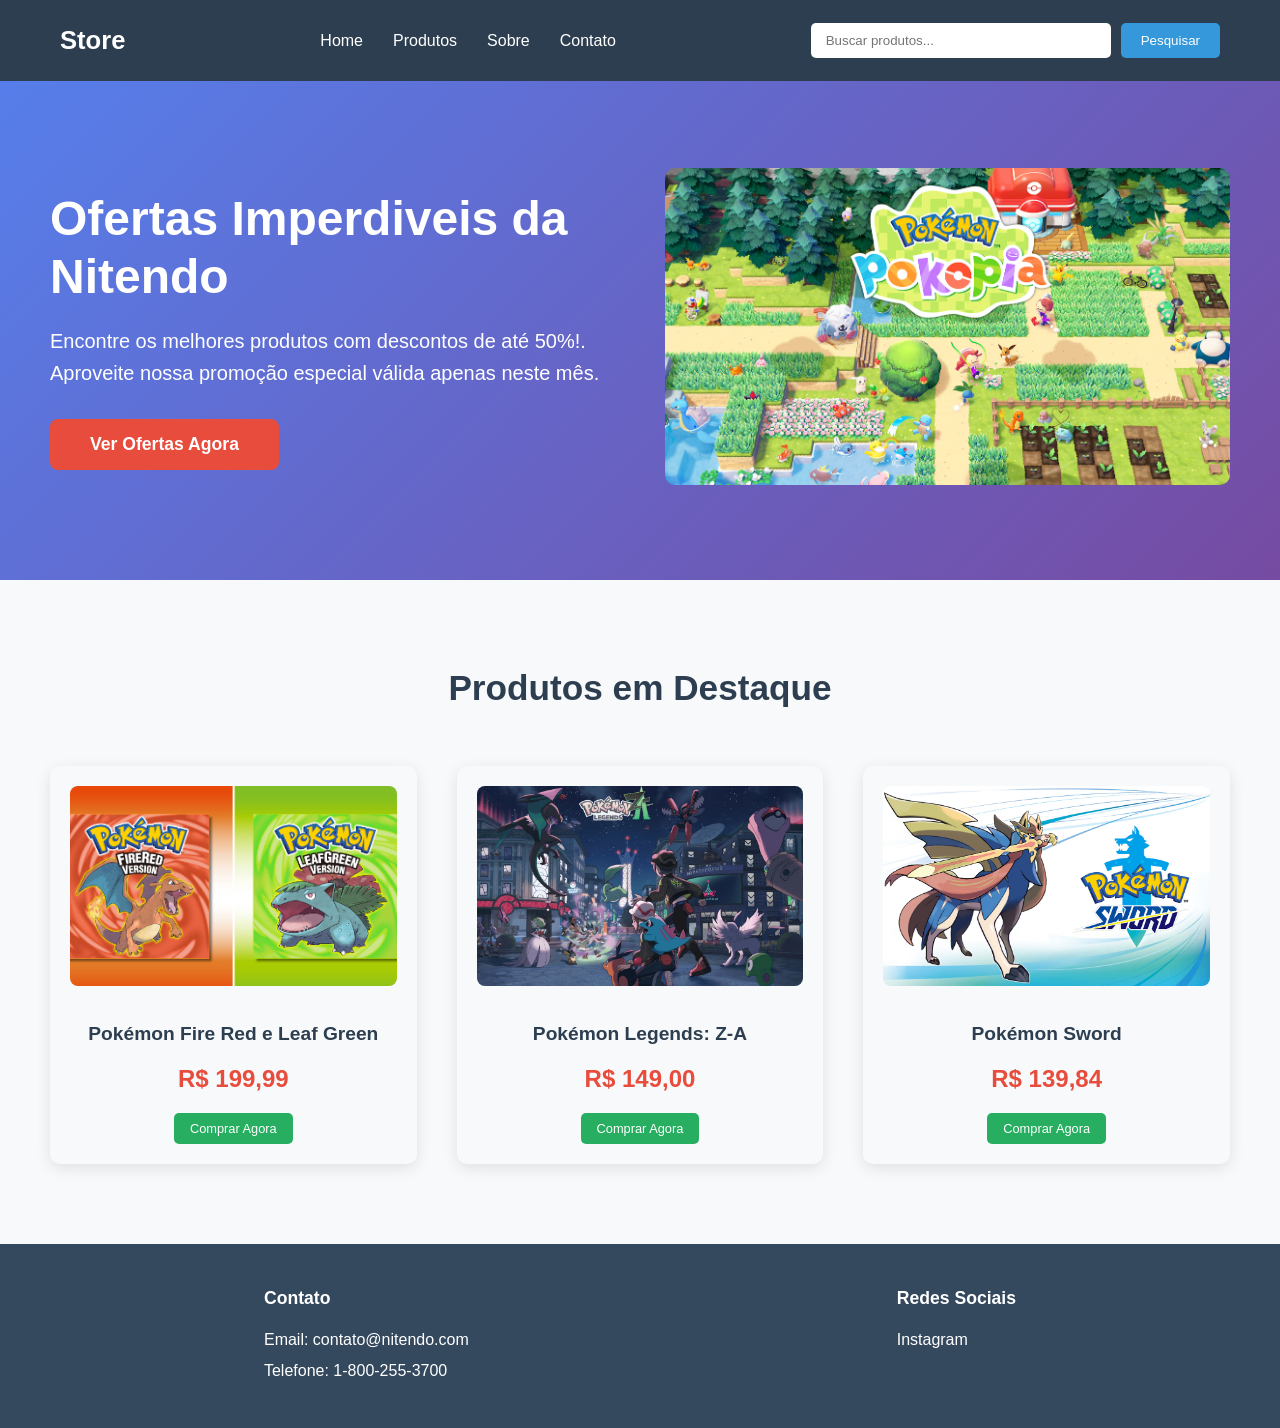
<file: site.html>
<!DOCTYPE html>
<html lang="en">
<head>
    <meta charset="UTF-8">
    <meta name="viewport" content="width=device-width, initial-scale=1.0">
    <link rel="stylesheet" href="site.css">
    <link rel="shortcut icon" href="img/Captura de tela 2026-03-06 084512.png" type="image/x-icon">
    <title>Store - Jogos</title>
</head>
<body>
    <header class="header">
        <div class="container">
            <div class="logo">
                <h1>Store</h1>
            </div>
            <nav class="navigation">
                <ul>
                    <li><a href="#">Home</a></li>
                    <li><a href="#">Produtos</a></li>
                    <li><a href="#">Sobre</a></li>
                    <li><a href="#">Contato</a></li>
                </ul>
            </nav>
            <Div class="search-bar">
                <input type="text" placeholder="Buscar produtos...">
                <button>Pesquisar</button>
            </Div>
        </div>
    </header>

    <main class="main-content">
        <section class="hero">
            <div class="hero-content">
                <h2>Ofertas Imperdiveis da Nitendo</h2>
                <p>Encontre os melhores produtos com descontos de até 50%!. Aproveite nossa promoção especial válida apenas neste mês.</p>
                <button class="cta-button">Ver Ofertas Agora</button>
            </div>
            <div class="hero-image">
                <img src="img/pokopia.png" alt="Produtos em promoção">
            </div>
        </section>

        <section class="products">
            <h2>Produtos em Destaque</h2>
            <div class="products-grid">
                    <div class="product-card">
                        <img src="img/fire-red-end-leaf-green.png" alt="Produto 1">
                        <h3>Pokémon Fire Red e Leaf Green</h3>
                        <p class="price">R$ 199,99</p>
                        <button class="buy-button">Comprar Agora</button>
                    </div>
                    <div class="product-card">
                        <img src="img/pokemon-za.png" alt="Produto 2">
                        <h3>Pokémon Legends: Z-A</h3>
                        <p class="price">R$ 149,00</p>
                        <button class="buy-button">Comprar Agora</button>
                    </div>
                    <div class="product-card">
                        <img src="img/pokemon-espada.png" alt="Produto 3">
                        <h3>Pokémon Sword</h3>
                        <p class="price">R$ 139,84</p>
                        <button class="buy-button">Comprar Agora</button>
                    </div>
            </div>
        </section>
    </main>

    <footer class="footer">
        <div class="footer-content">
            <div class="footer-section">
                <h4>Contato</h4>
                <p>Email: contato@nitendo.com</p>
                <p>Telefone: 1-800-255-3700</p>
            </div>
            <div class="footer-section">
                <h4>Redes Sociais</h4>
                <p><a href="https://www.instagram.com/nintendo_brasil/" target="_blank">Instagram</a></p>
            </div>
        </div>
    </footer>
</body>
</html>
</file>
<file: site.css>
*{
    margin: 0;
    padding: 0;
    box-sizing: border-box;
}

body{
    font-family: Arial, Helvetica, sans-serif;
    line-height: 1.6;
}

.header{
    background-color: #2c3e50;
    color: white;
    padding: 20px;
    position: fixed;
    width: 100%;
    top: 0;
    z-index: 1000;
}

.container{
    max-width: 1200px;
    margin: 0 auto;
    display: flex;
    justify-content: space-between;
    align-items: center;
    padding: 0 20px;
}

.logo h1{
    font-size: 1.6rem;
}

.navigation ul{
    display: flex;
    list-style: none;
    gap: 30px;
}

.navigation a{
    color: white;
    text-decoration: none;
    font-weight: 500;
    font-size: 1rem;
}

.search-bar{
    display: flex;
    gap: 10px;
}

.search-bar input{
    padding: 10px 15px;
    width: 300px;
    border: none;
    border-radius: 5px;
}

.search-bar button{
    padding: 10px 20px;
    background-color: #3498db;
    color: white;
    border: none;
    border-radius: 5px;
    cursor:pointer;
}

.main-content{
    margin-top: 80px;
}

.hero{
    display: flex;
    align-items: center;
    min-height: 500px;
    background: linear-gradient(135deg, #567eea 0%, #764ba2 100%);
    color: white;
    padding: 0 50px;
}

.hero-content{
    flex: 1;
    padding-right: 50px;
}

.hero-content h2{
    font-size: 3rem;
    margin-bottom: 20px;
    line-height: 1.2;
}

.hero-content p{
    font-size: 20px;
    margin-bottom: 30px;
}

.cta-button{
    background-color: #e74c3c;
    color: white;
    padding: 15px 40px;
    border: none;
    border-radius: 8px;
    font-size: 1.1rem;
    font-weight: bold;
    cursor: pointer;
}

.hero-content button:hover{
    box-shadow: rgba(0, 0, 0, 0.3);
    background-color: red;
}

.hero-image{
    flex: 1;
}

.hero-image img{
    width: 100%;
    height: auto;
    border-radius: 10px;
}

.products{
    padding: 80px 50px;
    background: #f8f9fa;
}

.products h2{
    text-align: center;
    font-size: 2.2rem;
    margin-bottom: 50px;
    color: #2c3e50;
}

.products-grid{
    display: grid;
    grid-template-columns: repeat(3, 1fr);
    gap:40px;
    max-width: 1200px;
    margin: 0 auto;
}

@media screen and (max-width:1024px){
    .products-grid{
        grid-template-columns: repeat(2, 1fr);
    }
}

@media screen and (max-width:768px){
    .products-grid{
        grid-template-columns: 1fr;
    }
}

.product-card{
    color: white;
    border-radius: 10px;
    padding: 20px;
    box-shadow: 0 4px 15px rgba(0, 0, 0, 0.1);
    text-align: center;
}

.product-card img{
    width: 100%;
    height: 200px;
    object-fit: cover;
    border-radius: 8px;
    margin-bottom: 15px;
}

.product-card h3{
    font-size: 1.2rem;
    margin: 10px;
    color: #2c3e50;
}

.price{
    font-size: 1.5rem;
    color: #e74c3c;
    font-weight: bold;
    margin-bottom: 15px;
}

.buy-button{
    background-color: #27ae60;
    color: white;
    padding: 8px 16px;
    border: none;
    border-radius: 5px;
    font-size: 0.8rem;
    cursor: pointer;
}


.footer{
    background: #34495e;
    color: white;
    padding: 40px 0;
}

.footer-content{
    max-height: 1200px;
    margin: 0 auto;
    display: flex;
    justify-content: space-around;
    padding: 0 50px;
}

.footer-section h4{
    margin-bottom: 15px;
    font-size: 1.1rem;
}

.footer-section p{
    margin-bottom: 5px;
}

.footer-section a{
    text-decoration: none;
    color: white;
}

.footer-section a:hover{
    color:red;
}
</file>
